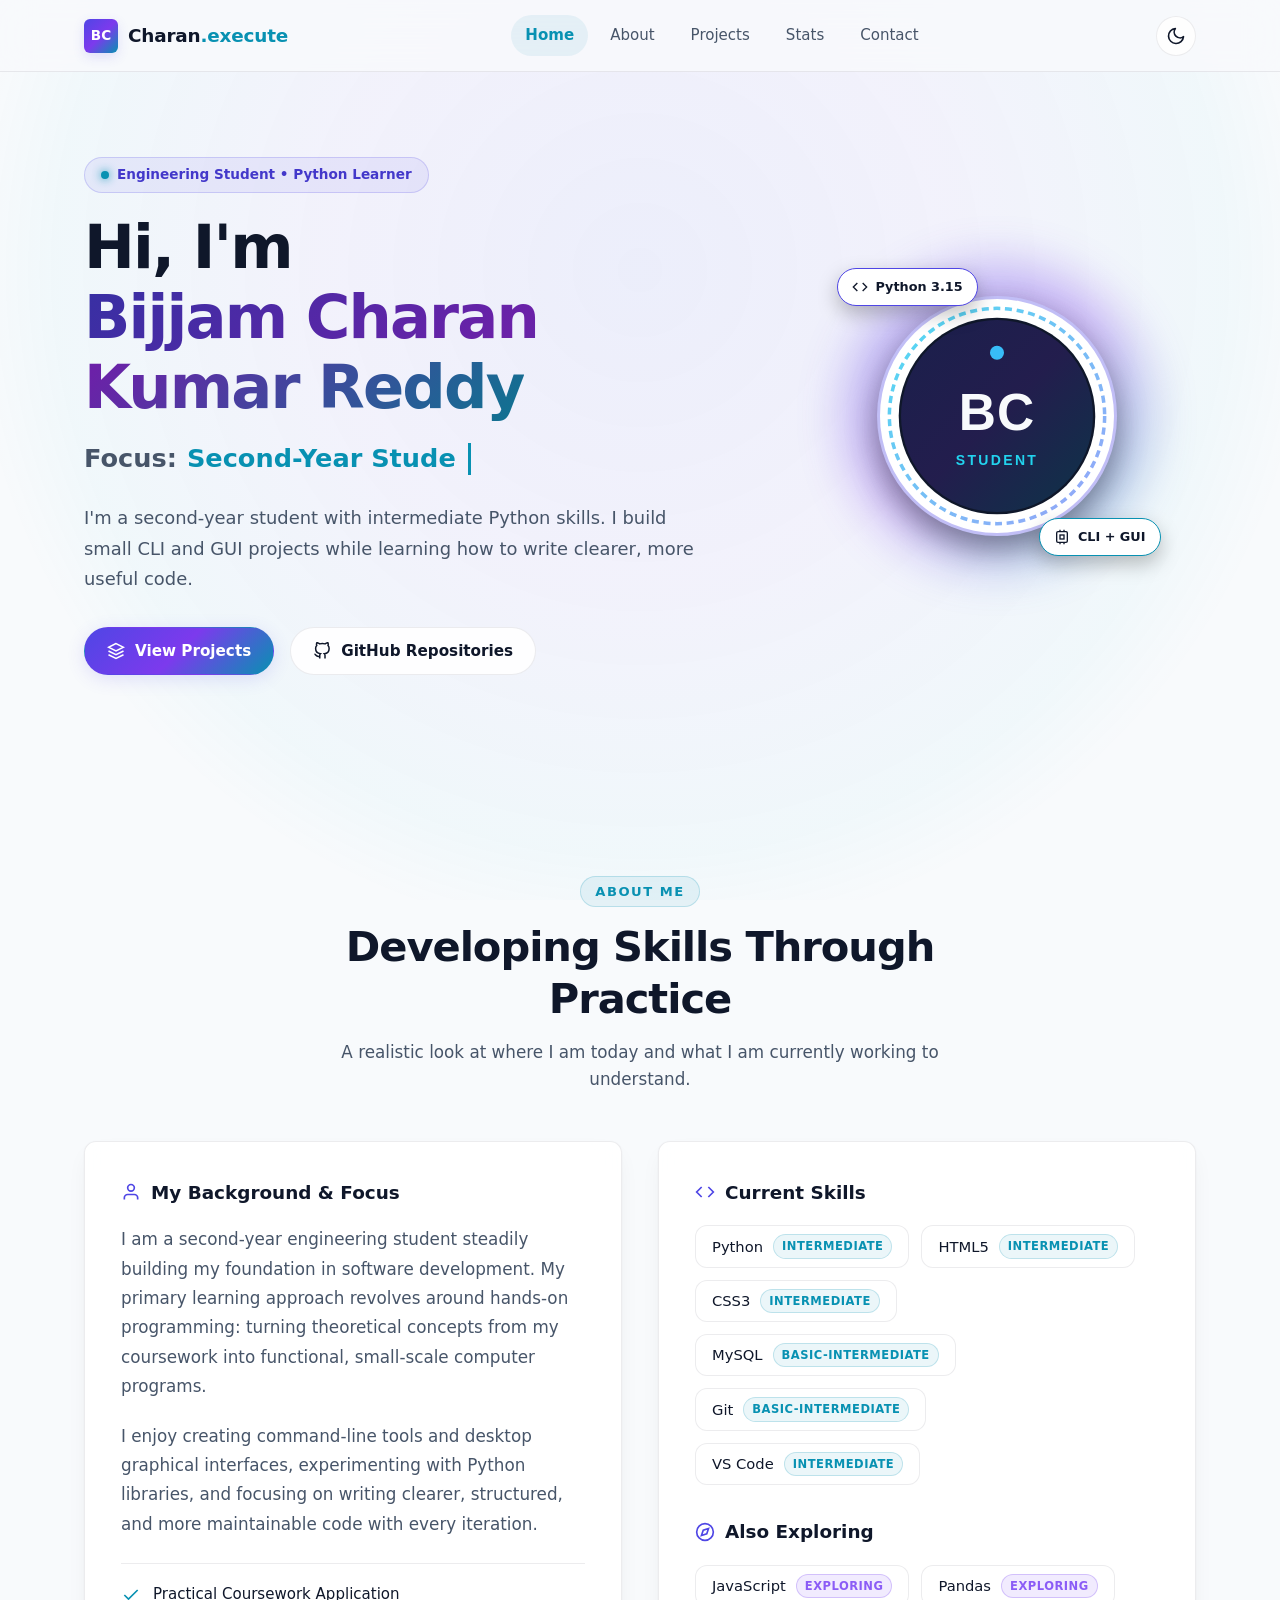
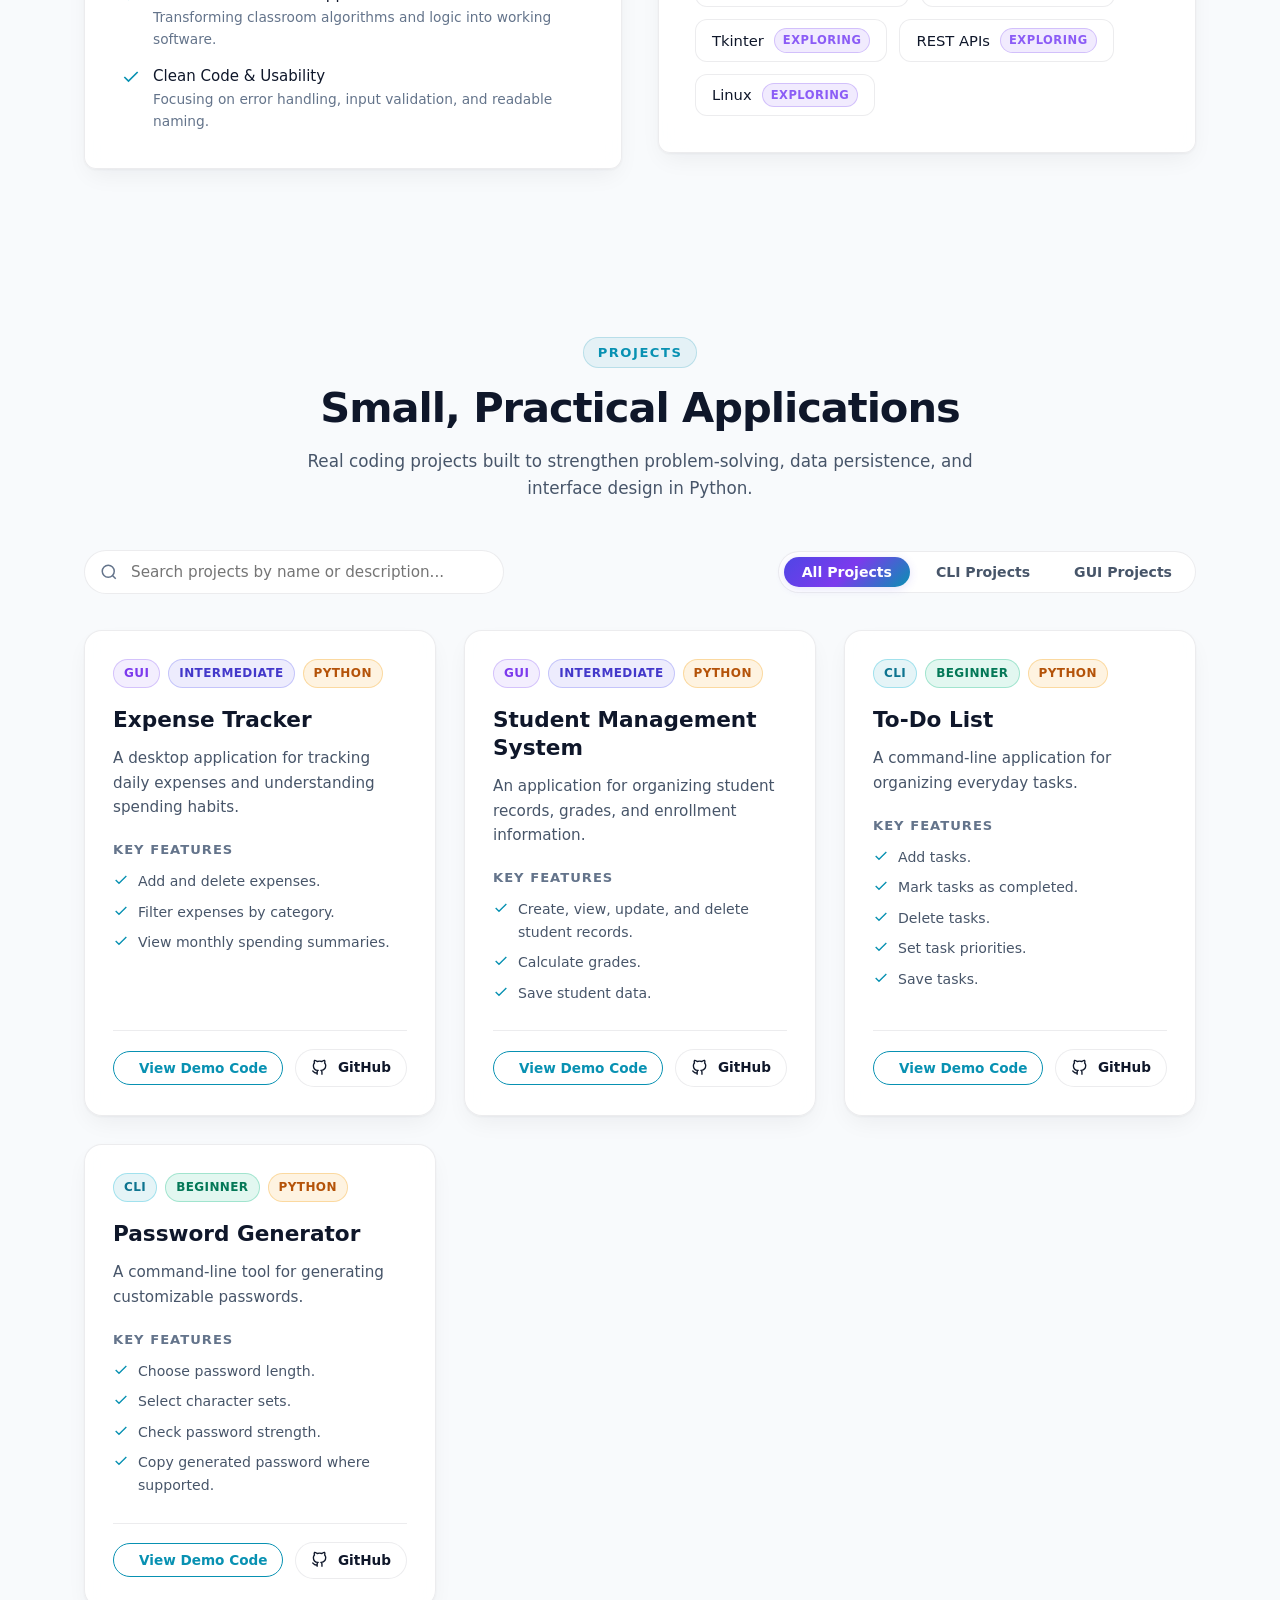
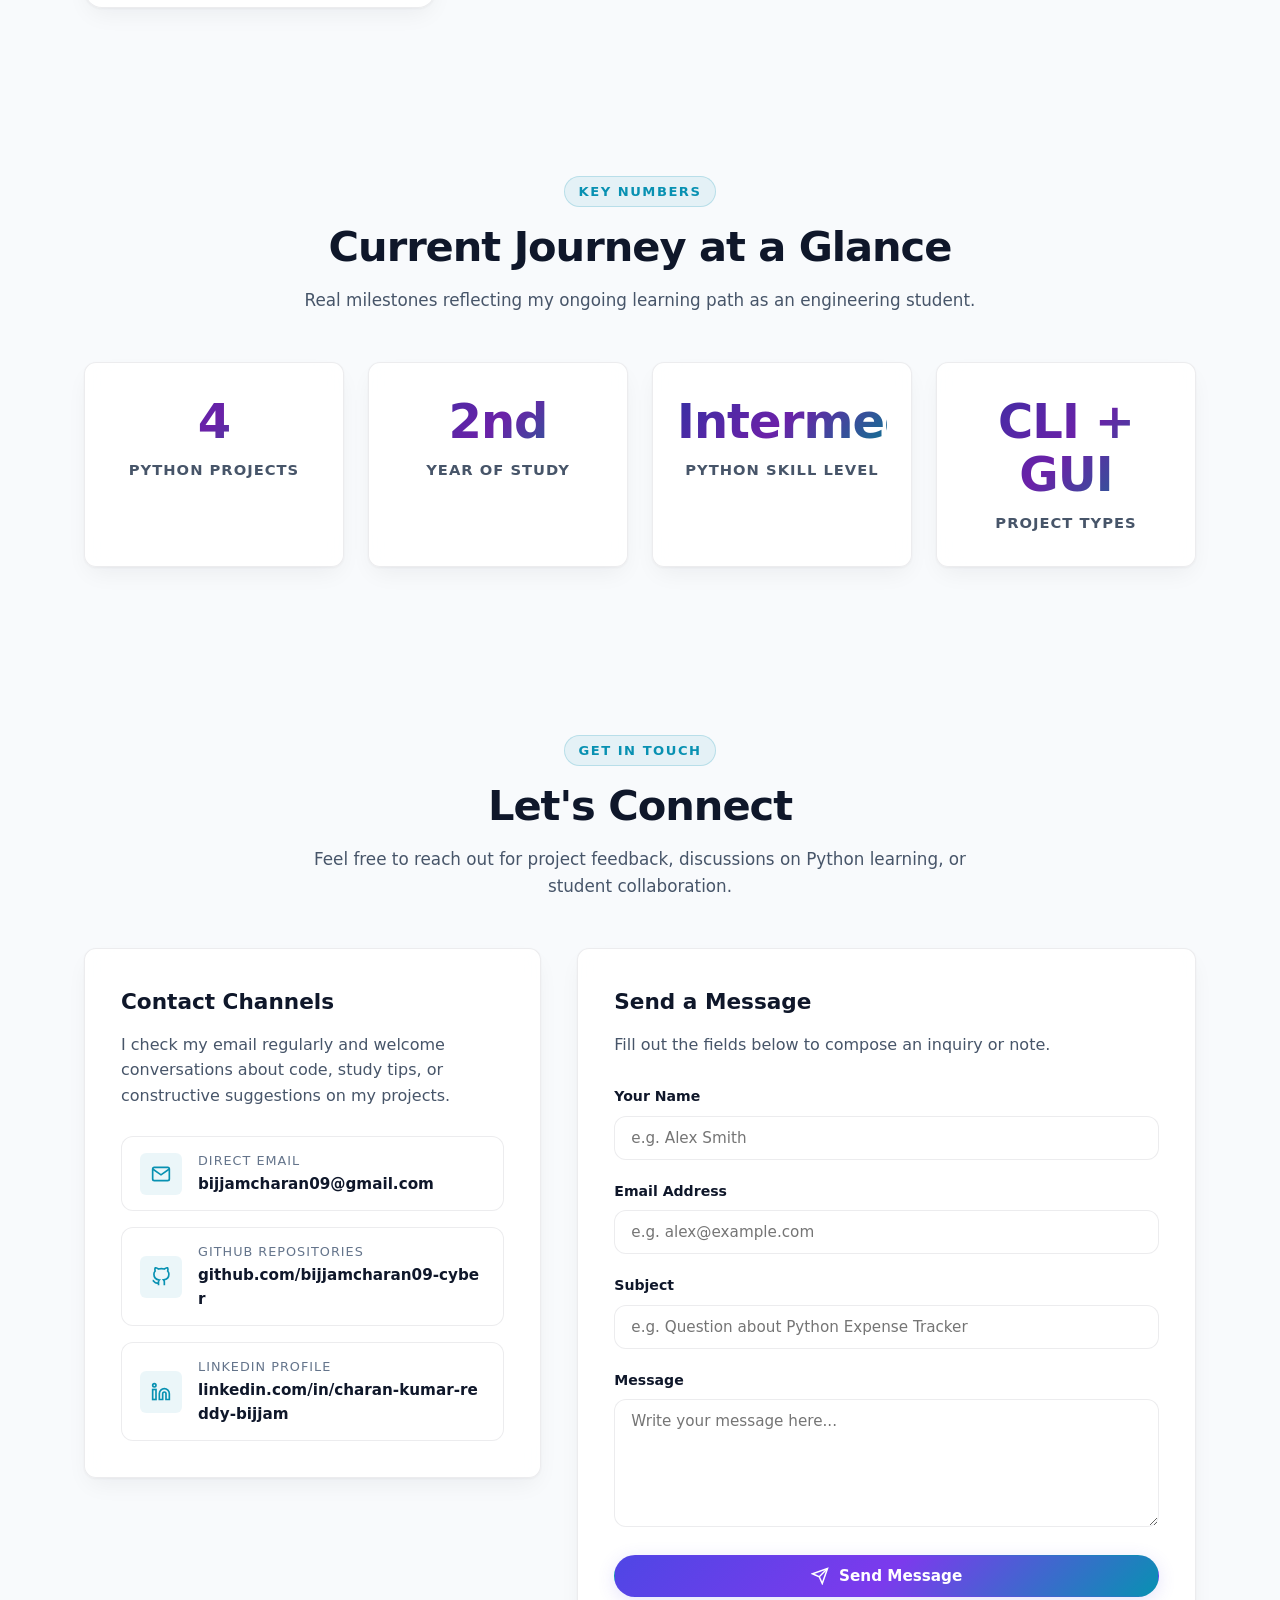
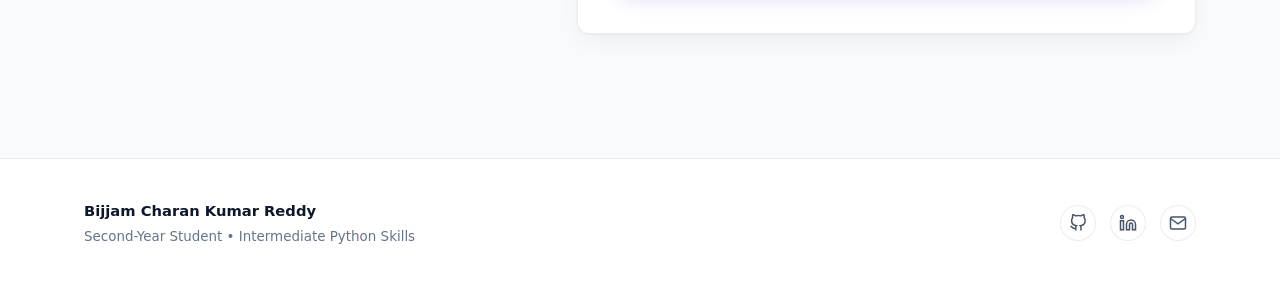
<file: index.html>
<!DOCTYPE html>
<html lang="en" data-theme="dark">
<head>
  <meta charset="UTF-8">
  <meta name="viewport" content="width=device-width, initial-scale=1.0">
  <meta http-equiv="X-UA-Compatible" content="ie=edge">
  <title>Bijjam Charan Kumar Reddy | Student &amp; Python Developer Portfolio</title>
  <meta name="description" content="Personal portfolio of Bijjam Charan Kumar Reddy, a second-year engineering student with intermediate Python skills developing practical CLI and GUI projects.">
  <meta name="author" content="Bijjam Charan Kumar Reddy">

  <!-- Favicon / SVG Icon -->
  <link rel="icon" type="image/svg+xml" href="assets/images/avatar.svg">

  <!-- Core Stylesheet -->
  <link rel="stylesheet" href="css/style.css">
</head>
<body>

  <!-- ========================================================================
       Navigation Bar
       ======================================================================== -->
  <header class="site-header" id="siteHeader">
    <div class="container nav-container">
      <!-- Brand Monogram -->
      <a href="#home" class="brand-link" aria-label="Bijjam Charan Kumar Reddy - Home">
        <span class="brand-badge">BC</span>
        <span class="brand-text">Charan<span class="brand-dot">.execute</span></span>
      </a>

      <!-- Desktop & Mobile Navigation Links -->
      <nav class="nav-menu" id="mainNavMenu" aria-label="Main Navigation">
        <a href="#home" class="nav-link active">Home</a>
        <a href="#about" class="nav-link">About</a>
        <a href="#projects" class="nav-link">Projects</a>
        <a href="#stats" class="nav-link">Stats</a>
        <a href="#contact" class="nav-link">Contact</a>
      </nav>

      <!-- Header Actions: Theme Toggle & Mobile Hamburger -->
      <div class="header-actions">
        <!-- Theme Toggle Button -->
        <button type="button" class="theme-toggle-btn" id="themeToggleBtn" aria-label="Toggle dark/light theme" title="Toggle theme">
          <!-- Sun Icon (shown in dark theme to switch to light) -->
          <svg class="theme-icon-sun" viewBox="0 0 24 24" fill="none" stroke-width="2" stroke-linecap="round" stroke-linejoin="round">
            <circle cx="12" cy="12" r="5"></circle>
            <line x1="12" y1="1" x2="12" y2="3"></line>
            <line x1="12" y1="21" x2="12" y2="23"></line>
            <line x1="4.22" y1="4.22" x2="5.64" y2="5.64"></line>
            <line x1="18.36" y1="18.36" x2="19.78" y2="19.78"></line>
            <line x1="1" y1="12" x2="3" y2="12"></line>
            <line x1="21" y1="12" x2="23" y2="12"></line>
            <line x1="4.22" y1="19.78" x2="5.64" y2="18.36"></line>
            <line x1="18.36" y1="5.64" x2="19.78" y2="4.22"></line>
          </svg>
          <!-- Moon Icon (shown in light theme to switch to dark) -->
          <svg class="theme-icon-moon" viewBox="0 0 24 24" fill="none" stroke-width="2" stroke-linecap="round" stroke-linejoin="round">
            <path d="M21 12.79A9 9 0 1 1 11.21 3 7 7 0 0 0 21 12.79z"></path>
          </svg>
        </button>

        <!-- Mobile Menu Toggle Button -->
        <button type="button" class="mobile-nav-toggle" id="mobileNavToggle" aria-label="Toggle navigation menu" aria-expanded="false" aria-controls="mainNavMenu">
          <span class="hamburger-icon">
            <span class="hamburger-line"></span>
            <span class="hamburger-line"></span>
            <span class="hamburger-line"></span>
          </span>
        </button>
      </div>
    </div>
  </header>

  <main>
    <!-- ======================================================================
         3. Hero Section
         ====================================================================== -->
    <section class="section hero-section" id="home">
      <div class="container hero-grid">
        <!-- Hero Introduction Content -->
        <div class="hero-content">
          <div class="hero-badge-wrap">
            <span class="hero-badge">
              <span class="hero-pulse-dot" aria-hidden="true"></span>
              Engineering Student &bull; Python Learner
            </span>
          </div>

          <h1 class="hero-title">
            Hi, I'm <br>
            <span class="gradient-text">Bijjam Charan Kumar Reddy</span>
          </h1>

          <div class="hero-role-wrapper" aria-label="Current focus">
            <span>Focus:</span>
            <span class="hero-role-text" id="heroRoleText">Second-Year Student</span>
            <span class="typing-cursor" aria-hidden="true"></span>
          </div>

          <p class="hero-description">
            I'm a second-year student with intermediate Python skills. I build small CLI and GUI projects while learning how to write clearer, more useful code.
          </p>

          <div class="hero-actions">
            <a href="#projects" class="btn btn-primary">
              <svg class="btn-icon" viewBox="0 0 24 24"><polygon points="12 2 2 7 12 12 22 7 12 2"></polygon><polyline points="2 17 12 22 22 17"></polyline><polyline points="2 12 12 17 22 12"></polyline></svg>
              <span>View Projects</span>
            </a>

            <!-- GitHub Repositories Link -->
            <a href="https://github.com/bijjamcharan09-cyber?tab=repositories" target="_blank" rel="noopener noreferrer" class="btn btn-secondary" title="Visit GitHub Repositories">
              <svg class="btn-icon" viewBox="0 0 24 24">
                <path d="M9 19c-5 1.5-5-2.5-7-3m14 6v-3.87a3.37 3.37 0 0 0-.94-2.61c3.14-.35 6.44-1.54 6.44-7A5.44 5.44 0 0 0 20 4.77 5.07 5.07 0 0 0 19.91 1S18.73.65 16 2.48a13.38 13.38 0 0 0-7 0C6.27.65 5.09 1 5.09 1A5.07 5.07 0 0 0 5 4.77a5.44 5.44 0 0 0-1.5 3.78c0 5.42 3.3 6.61 6.44 7A3.37 3.37 0 0 0 9 18.13V22"></path>
              </svg>
              <span>GitHub Repositories</span>
            </a>
          </div>
        </div>

        <!-- Hero Visual Avatar -->
        <div class="hero-visual">
          <div class="avatar-card">
            <div class="avatar-glow" aria-hidden="true"></div>

            <!-- Top floating chip -->
            <div class="floating-chip floating-chip-top">
              <svg width="16" height="16" viewBox="0 0 24 24" fill="none" stroke="currentColor" stroke-width="2"><polyline points="16 18 22 12 16 6"></polyline><polyline points="8 6 2 12 8 18"></polyline></svg>
              <span>Python 3.15</span>
            </div>

            <!-- Initials Monogram Avatar (User can replace src with a photo if desired) -->
            <div class="avatar-img-container">
              <img src="assets/images/avatar.svg" alt="Bijjam Charan Kumar Reddy avatar monogram" class="avatar-img" width="240" height="240">
            </div>

            <!-- Bottom floating chip -->
            <div class="floating-chip floating-chip-bottom">
              <svg width="16" height="16" viewBox="0 0 24 24" fill="none" stroke="currentColor" stroke-width="2"><rect x="4" y="4" width="16" height="16" rx="2" ry="2"></rect><rect x="9" y="9" width="6" height="6"></rect><line x1="9" y1="1" x2="9" y2="4"></line><line x1="15" y1="1" x2="15" y2="4"></line><line x1="9" y1="20" x2="9" y2="23"></line><line x1="15" y1="20" x2="15" y2="23"></line></svg>
              <span>CLI + GUI</span>
            </div>
          </div>
        </div>
      </div>
    </section>

    <!-- ======================================================================
         5. About Section & Skills
         ====================================================================== -->
    <section class="section" id="about">
      <div class="container">
        <div class="section-header">
          <span class="section-tag">About Me</span>
          <h2 class="section-title">Developing Skills Through Practice</h2>
          <p class="section-subtitle">A realistic look at where I am today and what I am currently working to understand.</p>
        </div>

        <div class="about-grid">
          <!-- Student Narrative Card -->
          <article class="glass-card about-card">
            <h3 class="skills-heading">
              <svg class="skills-icon" viewBox="0 0 24 24" fill="none" stroke="currentColor" stroke-width="2"><path d="M20 21v-2a4 4 0 0 0-4-4H8a4 4 0 0 0-4 4v2"></path><circle cx="12" cy="7" r="4"></circle></svg>
              <span>My Background &amp; Focus</span>
            </h3>

            <p class="about-p">
              I am a second-year engineering student steadily building my foundation in software development. My primary learning approach revolves around hands-on programming: turning theoretical concepts from my coursework into functional, small-scale computer programs.
            </p>

            <p class="about-p">
              I enjoy creating command-line tools and desktop graphical interfaces, experimenting with Python libraries, and focusing on writing clearer, structured, and more maintainable code with every iteration.
            </p>

            <div class="about-highlights">
              <div class="highlight-item">
                <svg class="highlight-icon" viewBox="0 0 24 24" fill="none" stroke="currentColor" stroke-width="2"><polyline points="20 6 9 17 4 12"></polyline></svg>
                <div>
                  <div class="highlight-text">Practical Coursework Application</div>
                  <div class="highlight-sub">Transforming classroom algorithms and logic into working software.</div>
                </div>
              </div>

              <div class="highlight-item">
                <svg class="highlight-icon" viewBox="0 0 24 24" fill="none" stroke="currentColor" stroke-width="2"><polyline points="20 6 9 17 4 12"></polyline></svg>
                <div>
                  <div class="highlight-text">Clean Code &amp; Usability</div>
                  <div class="highlight-sub">Focusing on error handling, input validation, and readable naming.</div>
                </div>
              </div>
            </div>
          </article>

          <!-- Skills Card -->
          <article class="glass-card skills-card">
            <!-- Current Skills -->
            <div class="skills-category">
              <h3 class="skills-heading">
                <svg class="skills-icon" viewBox="0 0 24 24" fill="none" stroke="currentColor" stroke-width="2"><polyline points="16 18 22 12 16 6"></polyline><polyline points="8 6 2 12 8 18"></polyline></svg>
                <span>Current Skills</span>
              </h3>
              <div class="skills-tags-wrap">
                <div class="skill-tag">
                  <span>Python</span>
                  <span class="skill-level-badge level-intermediate">Intermediate</span>
                </div>
                <div class="skill-tag">
                  <span>HTML5</span>
                  <span class="skill-level-badge level-intermediate">Intermediate</span>
                </div>
                <div class="skill-tag">
                  <span>CSS3</span>
                  <span class="skill-level-badge level-intermediate">Intermediate</span>
                </div>
                <div class="skill-tag">
                  <span>MySQL</span>
                  <span class="skill-level-badge level-intermediate">Basic-Intermediate</span>
                </div>
                <div class="skill-tag">
                  <span>Git</span>
                  <span class="skill-level-badge level-intermediate">Basic-Intermediate</span>
                </div>
                <div class="skill-tag">
                  <span>VS Code</span>
                  <span class="skill-level-badge level-intermediate">Intermediate</span>
                </div>
              </div>
            </div>

            <!-- Also Exploring -->
            <div class="skills-category">
              <h3 class="skills-heading">
                <svg class="skills-icon" viewBox="0 0 24 24" fill="none" stroke="currentColor" stroke-width="2"><circle cx="12" cy="12" r="10"></circle><polygon points="16.24 7.76 14.12 14.12 7.76 16.24 9.88 9.88 16.24 7.76"></polygon></svg>
                <span>Also Exploring</span>
              </h3>
              <div class="skills-tags-wrap">
                <div class="skill-tag">
                  <span>JavaScript</span>
                  <span class="skill-level-badge level-exploring">Exploring</span>
                </div>
                <div class="skill-tag">
                  <span>Pandas</span>
                  <span class="skill-level-badge level-exploring">Exploring</span>
                </div>
                <div class="skill-tag">
                  <span>Tkinter</span>
                  <span class="skill-level-badge level-exploring">Exploring</span>
                </div>
                <div class="skill-tag">
                  <span>REST APIs</span>
                  <span class="skill-level-badge level-exploring">Exploring</span>
                </div>
                <div class="skill-tag">
                  <span>Linux</span>
                  <span class="skill-level-badge level-exploring">Exploring</span>
                </div>
              </div>
            </div>
          </article>
        </div>
      </div>
    </section>

    <!-- ======================================================================
         6. Projects Section (with Search & Filtering)
         ====================================================================== -->
    <section class="section" id="projects">
      <div class="container">
        <div class="section-header">
          <span class="section-tag">Projects</span>
          <h2 class="section-title">Small, Practical Applications</h2>
          <p class="section-subtitle">Real coding projects built to strengthen problem-solving, data persistence, and interface design in Python.</p>
        </div>

        <!-- Filter & Search Controls -->
        <div class="projects-controls">
          <!-- Search Input Box -->
          <div class="search-wrapper">
            <svg class="search-icon" viewBox="0 0 24 24" fill="none" stroke="currentColor" stroke-width="2"><circle cx="11" cy="11" r="8"></circle><line x1="21" y1="21" x2="16.65" y2="16.65"></line></svg>
            <input type="text" id="projectSearchInput" class="search-input" placeholder="Search projects by name or description..." aria-label="Search projects">
            <button type="button" id="searchClearBtn" class="search-clear-btn" aria-label="Clear search input">&times;</button>
          </div>

          <!-- Category Filter Buttons -->
          <div class="filter-group" role="tablist" aria-label="Filter projects by interface type">
            <button type="button" class="filter-btn active" data-filter="all">All Projects</button>
            <button type="button" class="filter-btn" data-filter="cli">CLI Projects</button>
            <button type="button" class="filter-btn" data-filter="gui">GUI Projects</button>
          </div>
        </div>

        <!-- Projects Grid -->
        <div class="projects-grid" id="projectsGrid">
          <!-- Project 1: Expense Tracker -->
          <article class="glass-card project-card" data-type="gui" data-title="Expense Tracker" data-desc="A desktop application for tracking daily expenses and understanding spending habits.">
            <div class="project-badges">
              <span class="p-badge badge-gui">GUI</span>
              <span class="p-badge badge-intermediate">Intermediate</span>
              <span class="p-badge badge-python">Python</span>
            </div>

            <h3 class="project-title">Expense Tracker</h3>
            <p class="project-desc">A desktop application for tracking daily expenses and understanding spending habits.</p>

            <h4 class="project-features-title">Key Features</h4>
            <ul class="project-features">
              <li class="feature-bullet">
                <svg class="feature-icon" viewBox="0 0 24 24" fill="none" stroke="currentColor" stroke-width="2"><polyline points="20 6 9 17 4 12"></polyline></svg>
                <span>Add and delete expenses.</span>
              </li>
              <li class="feature-bullet">
                <svg class="feature-icon" viewBox="0 0 24 24" fill="none" stroke="currentColor" stroke-width="2"><polyline points="20 6 9 17 4 12"></polyline></svg>
                <span>Filter expenses by category.</span>
              </li>
              <li class="feature-bullet">
                <svg class="feature-icon" viewBox="0 0 24 24" fill="none" stroke="currentColor" stroke-width="2"><polyline points="20 6 9 17 4 12"></polyline></svg>
                <span>View monthly spending summaries.</span>
              </li>
            </ul>

            <div class="project-actions">
              <button type="button" class="btn btn-outline btn-sm btn-view-code" data-project="expense-tracker">
                <svg class="btn-icon" viewBox="0 0 24 24"><polyline points="16 18 22 12 16 6"></polyline><polyline points="8 6 2 12 8 18"></polyline></svg>
                <span>View Demo Code</span>
              </button>
              <a href="https://github.com/bijjamcharan09-cyber/python_lab/tree/master/expense_tracker" target="_blank" rel="noopener noreferrer" class="btn btn-secondary btn-sm" title="View repository on GitHub">
                <svg class="btn-icon" viewBox="0 0 24 24"><path d="M9 19c-5 1.5-5-2.5-7-3m14 6v-3.87a3.37 3.37 0 0 0-.94-2.61c3.14-.35 6.44-1.54 6.44-7A5.44 5.44 0 0 0 20 4.77 5.07 5.07 0 0 0 19.91 1S18.73.65 16 2.48a13.38 13.38 0 0 0-7 0C6.27.65 5.09 1 5.09 1A5.07 5.07 0 0 0 5 4.77a5.44 5.44 0 0 0-1.5 3.78c0 5.42 3.3 6.61 6.44 7A3.37 3.37 0 0 0 9 18.13V22"></path></svg>
                <span>GitHub</span>
              </a>
            </div>
          </article>

          <!-- Project 2: Student Management System -->
          <article class="glass-card project-card" data-type="gui" data-title="Student Management System" data-desc="An application for organizing student records, grades, and enrollment information.">
            <div class="project-badges">
              <span class="p-badge badge-gui">GUI</span>
              <span class="p-badge badge-intermediate">Intermediate</span>
              <span class="p-badge badge-python">Python</span>
            </div>

            <h3 class="project-title">Student Management System</h3>
            <p class="project-desc">An application for organizing student records, grades, and enrollment information.</p>

            <h4 class="project-features-title">Key Features</h4>
            <ul class="project-features">
              <li class="feature-bullet">
                <svg class="feature-icon" viewBox="0 0 24 24" fill="none" stroke="currentColor" stroke-width="2"><polyline points="20 6 9 17 4 12"></polyline></svg>
                <span>Create, view, update, and delete student records.</span>
              </li>
              <li class="feature-bullet">
                <svg class="feature-icon" viewBox="0 0 24 24" fill="none" stroke="currentColor" stroke-width="2"><polyline points="20 6 9 17 4 12"></polyline></svg>
                <span>Calculate grades.</span>
              </li>
              <li class="feature-bullet">
                <svg class="feature-icon" viewBox="0 0 24 24" fill="none" stroke="currentColor" stroke-width="2"><polyline points="20 6 9 17 4 12"></polyline></svg>
                <span>Save student data.</span>
              </li>
            </ul>

            <div class="project-actions">
              <button type="button" class="btn btn-outline btn-sm btn-view-code" data-project="student-management">
                <svg class="btn-icon" viewBox="0 0 24 24"><polyline points="16 18 22 12 16 6"></polyline><polyline points="8 6 2 12 8 18"></polyline></svg>
                <span>View Demo Code</span>
              </button>
              <a href="https://github.com/bijjamcharan09-cyber/student_web/tree/master/student_system" target="_blank" rel="noopener noreferrer" class="btn btn-secondary btn-sm" title="View repository on GitHub">
                <svg class="btn-icon" viewBox="0 0 24 24"><path d="M9 19c-5 1.5-5-2.5-7-3m14 6v-3.87a3.37 3.37 0 0 0-.94-2.61c3.14-.35 6.44-1.54 6.44-7A5.44 5.44 0 0 0 20 4.77 5.07 5.07 0 0 0 19.91 1S18.73.65 16 2.48a13.38 13.38 0 0 0-7 0C6.27.65 5.09 1 5.09 1A5.07 5.07 0 0 0 5 4.77a5.44 5.44 0 0 0-1.5 3.78c0 5.42 3.3 6.61 6.44 7A3.37 3.37 0 0 0 9 18.13V22"></path></svg>
                <span>GitHub</span>
              </a>
            </div>
          </article>

          <!-- Project 3: To-Do List -->
          <article class="glass-card project-card" data-type="cli" data-title="To-Do List" data-desc="A command-line application for organizing everyday tasks.">
            <div class="project-badges">
              <span class="p-badge badge-cli">CLI</span>
              <span class="p-badge badge-beginner">Beginner</span>
              <span class="p-badge badge-python">Python</span>
            </div>

            <h3 class="project-title">To-Do List</h3>
            <p class="project-desc">A command-line application for organizing everyday tasks.</p>

            <h4 class="project-features-title">Key Features</h4>
            <ul class="project-features">
              <li class="feature-bullet">
                <svg class="feature-icon" viewBox="0 0 24 24" fill="none" stroke="currentColor" stroke-width="2"><polyline points="20 6 9 17 4 12"></polyline></svg>
                <span>Add tasks.</span>
              </li>
              <li class="feature-bullet">
                <svg class="feature-icon" viewBox="0 0 24 24" fill="none" stroke="currentColor" stroke-width="2"><polyline points="20 6 9 17 4 12"></polyline></svg>
                <span>Mark tasks as completed.</span>
              </li>
              <li class="feature-bullet">
                <svg class="feature-icon" viewBox="0 0 24 24" fill="none" stroke="currentColor" stroke-width="2"><polyline points="20 6 9 17 4 12"></polyline></svg>
                <span>Delete tasks.</span>
              </li>
              <li class="feature-bullet">
                <svg class="feature-icon" viewBox="0 0 24 24" fill="none" stroke="currentColor" stroke-width="2"><polyline points="20 6 9 17 4 12"></polyline></svg>
                <span>Set task priorities.</span>
              </li>
              <li class="feature-bullet">
                <svg class="feature-icon" viewBox="0 0 24 24" fill="none" stroke="currentColor" stroke-width="2"><polyline points="20 6 9 17 4 12"></polyline></svg>
                <span>Save tasks.</span>
              </li>
            </ul>

            <div class="project-actions">
              <button type="button" class="btn btn-outline btn-sm btn-view-code" data-project="todo-list">
                <svg class="btn-icon" viewBox="0 0 24 24"><polyline points="16 18 22 12 16 6"></polyline><polyline points="8 6 2 12 8 18"></polyline></svg>
                <span>View Demo Code</span>
              </button>
              <a href="https://github.com/bijjamcharan09-cyber/python_project/blob/main/to_do_list.py" target="_blank" rel="noopener noreferrer" class="btn btn-secondary btn-sm" title="View repository on GitHub">
                <svg class="btn-icon" viewBox="0 0 24 24"><path d="M9 19c-5 1.5-5-2.5-7-3m14 6v-3.87a3.37 3.37 0 0 0-.94-2.61c3.14-.35 6.44-1.54 6.44-7A5.44 5.44 0 0 0 20 4.77 5.07 5.07 0 0 0 19.91 1S18.73.65 16 2.48a13.38 13.38 0 0 0-7 0C6.27.65 5.09 1 5.09 1A5.07 5.07 0 0 0 5 4.77a5.44 5.44 0 0 0-1.5 3.78c0 5.42 3.3 6.61 6.44 7A3.37 3.37 0 0 0 9 18.13V22"></path></svg>
                <span>GitHub</span>
              </a>
            </div>
          </article>

          <!-- Project 4: Password Generator -->
          <article class="glass-card project-card" data-type="cli" data-title="Password Generator" data-desc="A command-line tool for generating customizable passwords.">
            <div class="project-badges">
              <span class="p-badge badge-cli">CLI</span>
              <span class="p-badge badge-beginner">Beginner</span>
              <span class="p-badge badge-python">Python</span>
            </div>

            <h3 class="project-title">Password Generator</h3>
            <p class="project-desc">A command-line tool for generating customizable passwords.</p>

            <h4 class="project-features-title">Key Features</h4>
            <ul class="project-features">
              <li class="feature-bullet">
                <svg class="feature-icon" viewBox="0 0 24 24" fill="none" stroke="currentColor" stroke-width="2"><polyline points="20 6 9 17 4 12"></polyline></svg>
                <span>Choose password length.</span>
              </li>
              <li class="feature-bullet">
                <svg class="feature-icon" viewBox="0 0 24 24" fill="none" stroke="currentColor" stroke-width="2"><polyline points="20 6 9 17 4 12"></polyline></svg>
                <span>Select character sets.</span>
              </li>
              <li class="feature-bullet">
                <svg class="feature-icon" viewBox="0 0 24 24" fill="none" stroke="currentColor" stroke-width="2"><polyline points="20 6 9 17 4 12"></polyline></svg>
                <span>Check password strength.</span>
              </li>
              <li class="feature-bullet">
                <svg class="feature-icon" viewBox="0 0 24 24" fill="none" stroke="currentColor" stroke-width="2"><polyline points="20 6 9 17 4 12"></polyline></svg>
                <span>Copy generated password where supported.</span>
              </li>
            </ul>

            <div class="project-actions">
              <button type="button" class="btn btn-outline btn-sm btn-view-code" data-project="password-generator">
                <svg class="btn-icon" viewBox="0 0 24 24"><polyline points="16 18 22 12 16 6"></polyline><polyline points="8 6 2 12 8 18"></polyline></svg>
                <span>View Demo Code</span>
              </button>
              <a href="https://github.com/bijjamcharan09-cyber/python_lab/tree/master/password_manager" target="_blank" rel="noopener noreferrer" class="btn btn-secondary btn-sm" title="View repository on GitHub">
                <svg class="btn-icon" viewBox="0 0 24 24"><path d="M9 19c-5 1.5-5-2.5-7-3m14 6v-3.87a3.37 3.37 0 0 0-.94-2.61c3.14-.35 6.44-1.54 6.44-7A5.44 5.44 0 0 0 20 4.77 5.07 5.07 0 0 0 19.91 1S18.73.65 16 2.48a13.38 13.38 0 0 0-7 0C6.27.65 5.09 1 5.09 1A5.07 5.07 0 0 0 5 4.77a5.44 5.44 0 0 0-1.5 3.78c0 5.42 3.3 6.61 6.44 7A3.37 3.37 0 0 0 9 18.13V22"></path></svg>
                <span>GitHub</span>
              </a>
            </div>
          </article>

          <!-- Empty State (No matches found) -->
          <div class="glass-card no-results-state" id="noResultsState">
            <svg class="no-results-icon" viewBox="0 0 24 24" fill="none" stroke="currentColor" stroke-width="2"><circle cx="11" cy="11" r="8"></circle><line x1="21" y1="21" x2="16.65" y2="16.65"></line><line x1="8" y1="11" x2="14" y2="11"></line></svg>
            <h3 class="no-results-title">No Projects Found</h3>
            <p class="no-results-desc">No projects match your current search query or filter selection. Try adjusting your search keywords.</p>
            <button type="button" class="btn btn-primary btn-sm" id="resetFiltersBtn">Reset All Filters</button>
          </div>
        </div>
      </div>
    </section>

    <!-- ======================================================================
         10. Stats Section
         ====================================================================== -->
    <section class="section" id="stats">
      <div class="container">
        <div class="section-header">
          <span class="section-tag">Key Numbers</span>
          <h2 class="section-title">Current Journey at a Glance</h2>
          <p class="section-subtitle">Real milestones reflecting my ongoing learning path as an engineering student.</p>
        </div>

        <div class="stats-grid">
          <!-- Card 1 -->
          <article class="glass-card stat-card">
            <div class="stat-number gradient-text">4</div>
            <div class="stat-label">Python Projects</div>
          </article>

          <!-- Card 2 -->
          <article class="glass-card stat-card">
            <div class="stat-number gradient-text">2nd</div>
            <div class="stat-label">Year of Study</div>
          </article>

          <!-- Card 3 -->
          <article class="glass-card stat-card">
            <div class="stat-number gradient-text">Intermediate</div>
            <div class="stat-label">Python Skill Level</div>
          </article>

          <!-- Card 4 -->
          <article class="glass-card stat-card">
            <div class="stat-number gradient-text">CLI + GUI</div>
            <div class="stat-label">Project Types</div>
          </article>
        </div>
      </div>
    </section>

    <!-- ======================================================================
         11. Contact Section
         ====================================================================== -->
    <section class="section" id="contact">
      <div class="container">
        <div class="section-header">
          <span class="section-tag">Get In Touch</span>
          <h2 class="section-title">Let's Connect</h2>
          <p class="section-subtitle">Feel free to reach out for project feedback, discussions on Python learning, or student collaboration.</p>
        </div>

        <div class="contact-grid">
          <!-- Contact Channels Info -->
          <div class="glass-card contact-info-card">
            <h3 class="contact-info-title">Contact Channels</h3>
            <p class="contact-info-desc">
              I check my email regularly and welcome conversations about code, study tips, or constructive suggestions on my projects.
            </p>

            <div class="contact-methods">
              <!-- Email (mailto link) -->
              <a href="mailto:bijjamcharan09@gmail.com" class="contact-method-item" title="Send email to Bijjam Charan Kumar Reddy">
                <div class="contact-icon-box">
                  <svg width="20" height="20" viewBox="0 0 24 24" fill="none" stroke="currentColor" stroke-width="2"><path d="M4 4h16c1.1 0 2 .9 2 2v12c0 1.1-.9 2-2 2H4c-1.1 0-2-.9-2-2V6c0-1.1.9-2 2-2z"></path><polyline points="22,6 12,13 2,6"></polyline></svg>
                </div>
                <div>
                  <div class="contact-method-label">Direct Email</div>
                  <div class="contact-method-val">bijjamcharan09@gmail.com</div>
                </div>
              </a>

              <!-- GitHub Repositories -->
              <a href="https://github.com/bijjamcharan09-cyber?tab=repositories" target="_blank" rel="noopener noreferrer" class="contact-method-item" title="GitHub Repositories">
                <div class="contact-icon-box">
                  <svg width="20" height="20" viewBox="0 0 24 24" fill="none" stroke="currentColor" stroke-width="2"><path d="M9 19c-5 1.5-5-2.5-7-3m14 6v-3.87a3.37 3.37 0 0 0-.94-2.61c3.14-.35 6.44-1.54 6.44-7A5.44 5.44 0 0 0 20 4.77 5.07 5.07 0 0 0 19.91 1S18.73.65 16 2.48a13.38 13.38 0 0 0-7 0C6.27.65 5.09 1 5.09 1A5.07 5.07 0 0 0 5 4.77a5.44 5.44 0 0 0-1.5 3.78c0 5.42 3.3 6.61 6.44 7A3.37 3.37 0 0 0 9 18.13V22"></path></svg>
                </div>
                <div>
                  <div class="contact-method-label">GitHub Repositories</div>
                  <div class="contact-method-val">github.com/bijjamcharan09-cyber</div>
                </div>
              </a>

              <!-- LinkedIn Profile -->
              <a href="https://www.linkedin.com/in/charan-kumar-reddy-bijjam-999b5a394/" target="_blank" rel="noopener noreferrer" class="contact-method-item" title="LinkedIn Profile">
                <div class="contact-icon-box">
                  <svg width="20" height="20" viewBox="0 0 24 24" fill="none" stroke="currentColor" stroke-width="2"><path d="M16 8a6 6 0 0 1 6 6v7h-4v-7a2 2 0 0 0-2-2 2 2 0 0 0-2 2v7h-4v-7a6 6 0 0 1 6-6z"></path><rect x="2" y="9" width="4" height="12"></rect><circle cx="4" cy="4" r="2"></circle></svg>
                </div>
                <div>
                  <div class="contact-method-label">LinkedIn Profile</div>
                  <div class="contact-method-val">linkedin.com/in/charan-kumar-reddy-bijjam</div>
                </div>
              </a>
            </div>
          </div>

          <!-- Contact Form with Validation & Honest Backend Notice -->
          <div class="glass-card contact-form-card">
            <h3 class="contact-info-title">Send a Message</h3>
            <p class="contact-info-desc">Fill out the fields below to compose an inquiry or note.</p>

            <form id="portfolioContactForm" novalidate>
              <!-- Name Input -->
              <div class="form-group">
                <label for="formName" class="form-label">Your Name</label>
                <input type="text" id="formName" class="form-input" placeholder="e.g. Alex Smith" required>
                <div class="field-error-msg" id="nameError"></div>
              </div>

              <!-- Email Input -->
              <div class="form-group">
                <label for="formEmail" class="form-label">Email Address</label>
                <input type="email" id="formEmail" class="form-input" placeholder="e.g. alex@example.com" required>
                <div class="field-error-msg" id="emailError"></div>
              </div>

              <!-- Subject Input -->
              <div class="form-group">
                <label for="formSubject" class="form-label">Subject</label>
                <input type="text" id="formSubject" class="form-input" placeholder="e.g. Question about Python Expense Tracker" required>
                <div class="field-error-msg" id="subjectError"></div>
              </div>

              <!-- Message Textarea -->
              <div class="form-group">
                <label for="formMessage" class="form-label">Message</label>
                <textarea id="formMessage" class="form-textarea" placeholder="Write your message here..." required></textarea>
                <div class="field-error-msg" id="messageError"></div>
              </div>

              <button type="submit" class="btn btn-primary" style="width: 100%;">
                <svg class="btn-icon" viewBox="0 0 24 24"><line x1="22" y1="2" x2="11" y2="13"></line><polygon points="22 2 15 22 11 13 2 9 22 2"></polygon></svg>
                <span>Send Message</span>
              </button>

              <!-- Honest Static Notice & Direct Mail Client Action -->
              <div class="form-feedback-notice" id="formFeedbackNotice" role="alert">
                <strong>Static Portfolio Notice:</strong>
                This website is a client-side static portfolio without a server backend; messages are not automatically dispatched to a server.
                To deliver your message immediately, click below to open your preferred email client pre-filled with your message:
                <div style="margin-top: 12px;">
                  <a href="#" id="emailClientBtn" class="btn btn-primary btn-sm">
                    <svg class="btn-icon" viewBox="0 0 24 24"><path d="M4 4h16c1.1 0 2 .9 2 2v12c0 1.1-.9 2-2 2H4c-1.1 0-2-.9-2-2V6c0-1.1.9-2 2-2z"></path><polyline points="22,6 12,13 2,6"></polyline></svg>
                    <span>Open in Email App</span>
                  </a>
                </div>
              </div>
            </form>
          </div>
        </div>
      </div>
    </section>
  </main>

  <!-- ========================================================================
       8. Demo Code Preview Modal Dialog
       ======================================================================== -->
  <div class="code-modal-backdrop" id="codeModalBackdrop" role="dialog" aria-modal="true" aria-labelledby="modalProjectTitle" aria-hidden="true">
    <div class="code-modal">
      <div class="code-modal-header">
        <div class="modal-title-area">
          <h3 class="modal-project-title" id="modalProjectTitle">Project Code</h3>
          <span class="sample-notice-badge">Sample Demonstration</span>
        </div>
        <div class="modal-header-actions">
          <button type="button" class="copy-btn" id="modalCopyBtn" title="Copy code snippet to clipboard">
            <svg class="btn-icon" viewBox="0 0 24 24"><rect x="9" y="9" width="13" height="13" rx="2" ry="2"></rect><path d="M5 15H4a2 2 0 0 1-2-2V4a2 2 0 0 1 2-2h9a2 2 0 0 1 2 2v1"></path></svg>
            <span>Copy Code</span>
          </button>
          <button type="button" class="modal-close-btn" id="modalCloseBtn" aria-label="Close code preview modal">&times;</button>
        </div>
      </div>

      <div class="code-modal-notice">
        <svg width="16" height="16" viewBox="0 0 24 24" fill="none" stroke="currentColor" stroke-width="2"><circle cx="12" cy="12" r="10"></circle><line x1="12" y1="16" x2="12" y2="12"></line><line x1="12" y1="8" x2="12.01" y2="8"></line></svg>
        <span><strong>Notice:</strong> This code is a sample demonstration illustrating project structure and logic, not the full proprietary repository.</span>
      </div>

      <div class="code-modal-body">
        <pre class="code-pre"><code id="modalCodeContent"># Loading code...</code></pre>
      </div>
    </div>
  </div>

  <!-- ========================================================================
       Back to Top Button
       ======================================================================== -->
  <button type="button" class="back-to-top" id="backToTopBtn" aria-label="Scroll back to top of page" title="Back to top">
    <svg width="20" height="20" viewBox="0 0 24 24" fill="none" stroke="currentColor" stroke-width="2.5"><polyline points="18 15 12 9 6 15"></polyline></svg>
  </button>

  <!-- ========================================================================
       Footer
       ======================================================================== -->
  <footer class="site-footer">
    <div class="container footer-container">
      <div class="footer-brand-wrap">
        <div class="footer-name">Bijjam Charan Kumar Reddy</div>
        <div class="footer-note">Second-Year Student &bull; Intermediate Python Skills</div>
      </div>

      <div class="footer-socials">
        <!-- GitHub Link -->
        <a href="https://github.com/bijjamcharan09-cyber?tab=repositories" target="_blank" rel="noopener noreferrer" class="footer-icon-link" aria-label="GitHub Repositories" title="GitHub">
          <svg width="18" height="18" viewBox="0 0 24 24" fill="none" stroke="currentColor" stroke-width="2"><path d="M9 19c-5 1.5-5-2.5-7-3m14 6v-3.87a3.37 3.37 0 0 0-.94-2.61c3.14-.35 6.44-1.54 6.44-7A5.44 5.44 0 0 0 20 4.77 5.07 5.07 0 0 0 19.91 1S18.73.65 16 2.48a13.38 13.38 0 0 0-7 0C6.27.65 5.09 1 5.09 1A5.07 5.07 0 0 0 5 4.77a5.44 5.44 0 0 0-1.5 3.78c0 5.42 3.3 6.61 6.44 7A3.37 3.37 0 0 0 9 18.13V22"></path></svg>
        </a>
        <!-- LinkedIn Link -->
        <a href="https://www.linkedin.com/in/charan-kumar-reddy-bijjam-999b5a394/" target="_blank" rel="noopener noreferrer" class="footer-icon-link" aria-label="LinkedIn Profile" title="LinkedIn">
          <svg width="18" height="18" viewBox="0 0 24 24" fill="none" stroke="currentColor" stroke-width="2"><path d="M16 8a6 6 0 0 1 6 6v7h-4v-7a2 2 0 0 0-2-2 2 2 0 0 0-2 2v7h-4v-7a6 6 0 0 1 6-6z"></path><rect x="2" y="9" width="4" height="12"></rect><circle cx="4" cy="4" r="2"></circle></svg>
        </a>
        <!-- Direct Email -->
        <a href="mailto:bijjamcharan09@gmail.com" class="footer-icon-link" aria-label="Direct Email" title="Email">
          <svg width="18" height="18" viewBox="0 0 24 24" fill="none" stroke="currentColor" stroke-width="2"><path d="M4 4h16c1.1 0 2 .9 2 2v12c0 1.1-.9 2-2 2H4c-1.1 0-2-.9-2-2V6c0-1.1.9-2 2-2z"></path><polyline points="22,6 12,13 2,6"></polyline></svg>
        </a>
      </div>
    </div>
  </footer>

  <!-- Vanilla JavaScript -->
  <script src="js/script.js" defer></script>
</body>
</html>
</file>
<file: css/style.css>
/* ==========================================================================
   Bijjam Charan Kumar Reddy - Portfolio Stylesheet
   Modern, Responsive, Dark/Light Themes, Glassmorphism
   ========================================================================== */

/* --------------------------------------------------------------------------
   1. CSS Custom Properties / Design Tokens
   -------------------------------------------------------------------------- */
:root {
  /* Color Palette - Dark Theme (Default) */
  --bg-primary: #0a0d14;
  --bg-secondary: #0f1523;
  --bg-surface: rgba(18, 25, 41, 0.72);
  --bg-surface-solid: #121929;
  --bg-surface-hover: rgba(28, 38, 62, 0.85);
  --bg-elevated: rgba(24, 33, 54, 0.9);
  --bg-modal-backdrop: rgba(4, 7, 13, 0.75);

  --text-primary: #f8fafc;
  --text-secondary: #94a3b8;
  --text-muted: #64748b;
  --text-inverse: #0a0d14;

  --accent-cyan: #06b6d4;
  --accent-cyan-light: #22d3ee;
  --accent-cyan-glow: rgba(6, 182, 212, 0.25);

  --accent-indigo: #6366f1;
  --accent-indigo-light: #818cf8;
  --accent-indigo-glow: rgba(99, 102, 241, 0.25);

  --accent-purple: #8b5cf6;
  --accent-purple-light: #a78bfa;

  --accent-gradient: linear-gradient(135deg, #6366f1 0%, #8b5cf6 50%, #06b6d4 100%);
  --accent-gradient-text: linear-gradient(135deg, #a5b4fc 0%, #c084fc 50%, #22d3ee 100%);
  --hero-glow: radial-gradient(circle at 50% 30%, rgba(99, 102, 241, 0.15) 0%, rgba(139, 92, 246, 0.08) 35%, rgba(6, 182, 212, 0.04) 65%, transparent 75%);

  --border-subtle: rgba(255, 255, 255, 0.08);
  --border-strong: rgba(255, 255, 255, 0.16);
  --border-highlight: rgba(99, 102, 241, 0.45);
  --border-cyan-glow: rgba(6, 182, 212, 0.45);

  --badge-bg: rgba(99, 102, 241, 0.15);
  --badge-text: #c7d2fe;
  --badge-border: rgba(99, 102, 241, 0.3);

  --badge-cyan-bg: rgba(6, 182, 212, 0.15);
  --badge-cyan-text: #67e8f9;
  --badge-cyan-border: rgba(6, 182, 212, 0.3);

  --card-shadow: 0 10px 30px -10px rgba(0, 0, 0, 0.5), 0 0 0 1px rgba(255, 255, 255, 0.06);
  --card-shadow-hover: 0 20px 40px -15px rgba(0, 0, 0, 0.6), 0 0 24px rgba(99, 102, 241, 0.2);

  --code-bg: #0b0f19;
  --code-header-bg: #111827;

  /* Typography */
  --font-sans: system-ui, -apple-system, BlinkMacSystemFont, "Segoe UI", Roboto, "Helvetica Neue", Arial, sans-serif;
  --font-mono: "Cascadia Code", "Fira Code", Consolas, "SF Mono", Monaco, "Courier New", monospace;

  /* Sizing & Spacing */
  --header-height: 72px;
  --container-max: 1160px;
  --radius-sm: 6px;
  --radius-md: 12px;
  --radius-lg: 18px;
  --radius-full: 9999px;

  /* Transitions */
  --transition-fast: 0.18s ease;
  --transition-normal: 0.28s ease;
  --transition-slow: 0.45s cubic-bezier(0.16, 1, 0.3, 1);
}

/* --------------------------------------------------------------------------
   Light Theme Override
   -------------------------------------------------------------------------- */
:root[data-theme="light"] {
  --bg-primary: #f8fafc;
  --bg-secondary: #f1f5f9;
  --bg-surface: rgba(255, 255, 255, 0.88);
  --bg-surface-solid: #ffffff;
  --bg-surface-hover: rgba(248, 250, 252, 0.95);
  --bg-elevated: #ffffff;
  --bg-modal-backdrop: rgba(15, 23, 42, 0.5);

  --text-primary: #0f172a;
  --text-secondary: #475569;
  --text-muted: #64748b;
  --text-inverse: #ffffff;

  --accent-cyan: #0891b2;
  --accent-cyan-light: #0284c7;
  --accent-cyan-glow: rgba(8, 145, 178, 0.15);

  --accent-indigo: #4f46e5;
  --accent-indigo-light: #6366f1;
  --accent-indigo-glow: rgba(79, 70, 229, 0.15);

  --accent-purple: #7c3aed;
  --accent-purple-light: #8b5cf6;

  --accent-gradient: linear-gradient(135deg, #4f46e5 0%, #7c3aed 50%, #0891b2 100%);
  --accent-gradient-text: linear-gradient(135deg, #3730a3 0%, #6b21a8 50%, #0e7490 100%);
  --hero-glow: radial-gradient(circle at 50% 30%, rgba(99, 102, 241, 0.08) 0%, rgba(139, 92, 246, 0.05) 35%, rgba(6, 182, 212, 0.03) 65%, transparent 75%);

  --border-subtle: rgba(15, 23, 42, 0.08);
  --border-strong: rgba(15, 23, 42, 0.15);
  --border-highlight: rgba(79, 70, 229, 0.35);
  --border-cyan-glow: rgba(8, 145, 178, 0.35);

  --badge-bg: rgba(79, 70, 229, 0.08);
  --badge-text: #4338ca;
  --badge-border: rgba(79, 70, 229, 0.2);

  --badge-cyan-bg: rgba(8, 145, 178, 0.08);
  --badge-cyan-text: #0e7490;
  --badge-cyan-border: rgba(8, 145, 178, 0.2);

  --card-shadow: 0 10px 25px -5px rgba(15, 23, 42, 0.06), 0 1px 3px rgba(15, 23, 42, 0.05);
  --card-shadow-hover: 0 20px 35px -10px rgba(79, 70, 229, 0.12), 0 0 15px rgba(79, 70, 229, 0.08);

  --code-bg: #1e293b;
  --code-header-bg: #0f172a;
}

/* --------------------------------------------------------------------------
   2. Reset & Base Styles
   -------------------------------------------------------------------------- */
*, *::before, *::after {
  box-sizing: border-box;
  margin: 0;
  padding: 0;
}

html {
  scroll-behavior: smooth;
  scroll-padding-top: calc(var(--header-height) + 16px);
  font-size: 16px;
  -webkit-text-size-adjust: 100%;
}

body {
  font-family: var(--font-sans);
  background-color: var(--bg-primary);
  color: var(--text-primary);
  line-height: 1.6;
  min-height: 100vh;
  position: relative;
  overflow-x: hidden;
  transition: background-color var(--transition-normal), color var(--transition-normal);
}

/* Background Atmosphere Glow */
body::before {
  content: "";
  position: fixed;
  top: 0;
  left: 0;
  width: 100%;
  height: 100%;
  background: var(--hero-glow);
  pointer-events: none;
  z-index: 0;
}

img, svg {
  display: block;
  max-width: 100%;
}

a {
  color: inherit;
  text-decoration: none;
  transition: color var(--transition-fast);
}

button {
  font-family: inherit;
  cursor: pointer;
  border: none;
  background: none;
}

ul, ol {
  list-style: none;
}

:focus-visible {
  outline: 2px solid var(--accent-cyan);
  outline-offset: 3px;
}

.container {
  width: 100%;
  max-width: var(--container-max);
  margin-inline: auto;
  padding-inline: 24px;
  position: relative;
  z-index: 1;
}

.section {
  padding-block: 84px;
  position: relative;
}

@media (max-width: 768px) {
  .section {
    padding-block: 56px;
  }
}

/* Section Header Typography */
.section-header {
  text-align: center;
  max-width: 680px;
  margin-inline: auto;
  margin-bottom: 48px;
}

.section-tag {
  display: inline-flex;
  align-items: center;
  gap: 8px;
  font-size: 0.82rem;
  font-weight: 600;
  text-transform: uppercase;
  letter-spacing: 1.5px;
  color: var(--accent-cyan);
  background: var(--badge-cyan-bg);
  border: 1px solid var(--badge-cyan-border);
  padding: 4px 14px;
  border-radius: var(--radius-full);
  margin-bottom: 14px;
}

.section-title {
  font-size: clamp(1.85rem, 3.5vw, 2.6rem);
  font-weight: 700;
  letter-spacing: -0.025em;
  color: var(--text-primary);
  margin-bottom: 14px;
  line-height: 1.25;
}

.section-subtitle {
  font-size: 1.05rem;
  color: var(--text-secondary);
  line-height: 1.6;
}

/* Gradient Text Utility */
.gradient-text {
  background: var(--accent-gradient-text);
  -webkit-background-clip: text;
  background-clip: text;
  -webkit-text-fill-color: transparent;
}

/* Glass Surface Utility */
.glass-card {
  background: var(--bg-surface);
  backdrop-filter: blur(14px);
  -webkit-backdrop-filter: blur(14px);
  border: 1px solid var(--border-subtle);
  border-radius: var(--radius-md);
  box-shadow: var(--card-shadow);
  transition: transform var(--transition-normal), box-shadow var(--transition-normal), border-color var(--transition-normal);
}

.glass-card:hover {
  border-color: var(--border-highlight);
  box-shadow: var(--card-shadow-hover);
}

/* --------------------------------------------------------------------------
   3. Header & Navigation Bar
   -------------------------------------------------------------------------- */
.site-header {
  position: fixed;
  top: 0;
  left: 0;
  right: 0;
  height: var(--header-height);
  z-index: 100;
  background: rgba(10, 13, 20, 0.75);
  backdrop-filter: blur(16px);
  -webkit-backdrop-filter: blur(16px);
  border-bottom: 1px solid var(--border-subtle);
  transition: background var(--transition-normal), border-color var(--transition-normal);
}

:root[data-theme="light"] .site-header {
  background: rgba(248, 250, 252, 0.85);
}

.nav-container {
  display: flex;
  align-items: center;
  justify-content: space-between;
  height: 100%;
}

/* Brand Logo */
.brand-link {
  display: flex;
  align-items: center;
  gap: 10px;
  font-weight: 700;
  font-size: 1.15rem;
  color: var(--text-primary);
}

.brand-badge {
  display: inline-flex;
  align-items: center;
  justify-content: center;
  width: 34px;
  height: 34px;
  border-radius: var(--radius-sm);
  background: var(--accent-gradient);
  color: #ffffff;
  font-size: 0.85rem;
  font-weight: 800;
  box-shadow: 0 4px 12px var(--accent-indigo-glow);
}

.brand-text {
  letter-spacing: -0.01em;
}

.brand-dot {
  color: var(--accent-cyan);
}

/* Nav Menu */
.nav-menu {
  display: flex;
  align-items: center;
  gap: 8px;
}

.nav-link {
  font-size: 0.94rem;
  font-weight: 500;
  color: var(--text-secondary);
  padding: 8px 14px;
  border-radius: var(--radius-full);
  position: relative;
  transition: color var(--transition-fast), background var(--transition-fast);
}

.nav-link:hover {
  color: var(--text-primary);
  background: rgba(255, 255, 255, 0.05);
}

:root[data-theme="light"] .nav-link:hover {
  background: rgba(15, 23, 42, 0.05);
}

.nav-link.active {
  color: var(--accent-cyan);
  background: var(--badge-cyan-bg);
  font-weight: 600;
}

/* Header Actions */
.header-actions {
  display: flex;
  align-items: center;
  gap: 12px;
}

/* Theme Toggle Button */
.theme-toggle-btn {
  display: inline-flex;
  align-items: center;
  justify-content: center;
  width: 40px;
  height: 40px;
  border-radius: var(--radius-full);
  border: 1px solid var(--border-subtle);
  background: var(--bg-surface);
  color: var(--text-primary);
  transition: transform var(--transition-fast), border-color var(--transition-fast), background var(--transition-fast);
}

.theme-toggle-btn:hover {
  border-color: var(--accent-cyan);
  background: var(--bg-surface-hover);
  transform: rotate(15deg);
}

.theme-icon-sun, .theme-icon-moon {
  width: 20px;
  height: 20px;
  stroke: currentColor;
}

/* Icon visibility based on theme */
:root[data-theme="dark"] .theme-icon-moon {
  display: none;
}
:root[data-theme="dark"] .theme-icon-sun {
  display: block;
}

:root[data-theme="light"] .theme-icon-sun {
  display: none;
}
:root[data-theme="light"] .theme-icon-moon {
  display: block;
}

/* Mobile Hamburger Toggle */
.mobile-nav-toggle {
  display: none;
  align-items: center;
  justify-content: center;
  width: 40px;
  height: 40px;
  border-radius: var(--radius-sm);
  border: 1px solid var(--border-subtle);
  background: var(--bg-surface);
  color: var(--text-primary);
}

.hamburger-icon {
  width: 22px;
  height: 22px;
  position: relative;
  display: flex;
  flex-direction: column;
  justify-content: space-around;
}

.hamburger-line {
  display: block;
  width: 100%;
  height: 2px;
  background: currentColor;
  border-radius: 2px;
  transition: transform var(--transition-fast), opacity var(--transition-fast);
}

.mobile-nav-toggle[aria-expanded="true"] .hamburger-line:nth-child(1) {
  transform: translateY(7px) rotate(45deg);
}
.mobile-nav-toggle[aria-expanded="true"] .hamburger-line:nth-child(2) {
  opacity: 0;
}
.mobile-nav-toggle[aria-expanded="true"] .hamburger-line:nth-child(3) {
  transform: translateY(-7px) rotate(-45deg);
}

/* Responsive Nav Layout */
@media (max-width: 820px) {
  .mobile-nav-toggle {
    display: inline-flex;
  }

  .nav-menu {
    position: fixed;
    top: var(--header-height);
    left: 0;
    right: 0;
    background: var(--bg-surface-solid);
    border-bottom: 1px solid var(--border-subtle);
    padding: 20px 24px;
    flex-direction: column;
    align-items: stretch;
    gap: 10px;
    transform: translateY(-120%);
    opacity: 0;
    visibility: hidden;
    transition: transform var(--transition-normal), opacity var(--transition-normal), visibility var(--transition-normal);
    box-shadow: 0 16px 32px rgba(0, 0, 0, 0.4);
  }

  .nav-menu.open {
    transform: translateY(0);
    opacity: 1;
    visibility: visible;
  }

  .nav-link {
    padding: 12px 18px;
    border-radius: var(--radius-md);
    font-size: 1.05rem;
  }
}

/* --------------------------------------------------------------------------
   4. Buttons
   -------------------------------------------------------------------------- */
.btn {
  display: inline-flex;
  align-items: center;
  justify-content: center;
  gap: 10px;
  padding: 11px 22px;
  font-size: 0.95rem;
  font-weight: 600;
  border-radius: var(--radius-full);
  transition: transform var(--transition-fast), box-shadow var(--transition-fast), background var(--transition-fast), border-color var(--transition-fast);
  text-decoration: none;
  white-space: nowrap;
}

.btn:active {
  transform: scale(0.98);
}

.btn-primary {
  background: var(--accent-gradient);
  color: #ffffff;
  border: 1px solid transparent;
  box-shadow: 0 4px 18px var(--accent-indigo-glow);
}

.btn-primary:hover {
  transform: translateY(-2px);
  box-shadow: 0 8px 24px var(--accent-indigo-glow);
  color: #ffffff;
}

.btn-secondary {
  background: var(--bg-surface);
  color: var(--text-primary);
  border: 1px solid var(--border-subtle);
  backdrop-filter: blur(12px);
}

.btn-secondary:hover {
  background: var(--bg-surface-hover);
  border-color: var(--border-strong);
  transform: translateY(-2px);
}

.btn-outline {
  background: transparent;
  color: var(--accent-cyan);
  border: 1px solid var(--accent-cyan);
}

.btn-outline:hover {
  background: var(--badge-cyan-bg);
  border-color: var(--accent-cyan-light);
  transform: translateY(-2px);
}

.btn-sm {
  padding: 7px 15px;
  font-size: 0.85rem;
}

.btn-icon {
  width: 18px;
  height: 18px;
  stroke: currentColor;
  stroke-width: 2;
  fill: none;
}

/* --------------------------------------------------------------------------
   5. Hero Section
   -------------------------------------------------------------------------- */
.hero-section {
  padding-top: calc(var(--header-height) + 48px);
  padding-bottom: 80px;
  min-height: 88vh;
  display: flex;
  align-items: center;
}

.hero-grid {
  display: grid;
  grid-template-columns: 1.25fr 0.75fr;
  align-items: center;
  gap: 48px;
}

@media (max-width: 900px) {
  .hero-grid {
    grid-template-columns: 1fr;
    text-align: center;
    gap: 40px;
  }
}

.hero-badge-wrap {
  margin-bottom: 20px;
}

.hero-badge {
  display: inline-flex;
  align-items: center;
  gap: 8px;
  padding: 6px 16px;
  border-radius: var(--radius-full);
  background: var(--badge-bg);
  border: 1px solid var(--badge-border);
  color: var(--badge-text);
  font-size: 0.85rem;
  font-weight: 600;
}

.hero-pulse-dot {
  width: 8px;
  height: 8px;
  border-radius: 50%;
  background-color: var(--accent-cyan);
  box-shadow: 0 0 10px var(--accent-cyan);
  animation: pulse-dot 2s infinite ease-in-out;
}

@keyframes pulse-dot {
  0%, 100% {
    transform: scale(0.9);
    opacity: 0.7;
  }
  50% {
    transform: scale(1.3);
    opacity: 1;
  }
}

.hero-title {
  font-size: clamp(2.3rem, 5vw, 3.8rem);
  font-weight: 800;
  line-height: 1.15;
  letter-spacing: -0.03em;
  margin-bottom: 16px;
}

.hero-role-wrapper {
  display: flex;
  align-items: center;
  gap: 10px;
  font-size: clamp(1.2rem, 2.5vw, 1.6rem);
  font-weight: 600;
  color: var(--text-secondary);
  margin-bottom: 24px;
  min-height: 2.2rem;
}

@media (max-width: 900px) {
  .hero-role-wrapper {
    justify-content: center;
  }
}

.hero-role-text {
  color: var(--accent-cyan);
  font-weight: 700;
  position: relative;
}

.typing-cursor {
  display: inline-block;
  width: 3px;
  height: 1.25em;
  background-color: var(--accent-cyan);
  margin-left: 2px;
  vertical-align: text-bottom;
  animation: blink 0.9s infinite;
}

@keyframes blink {
  0%, 100% { opacity: 1; }
  50% { opacity: 0; }
}

.hero-description {
  font-size: 1.12rem;
  color: var(--text-secondary);
  line-height: 1.7;
  max-width: 620px;
  margin-bottom: 32px;
}

@media (max-width: 900px) {
  .hero-description {
    margin-inline: auto;
  }
}

.hero-actions {
  display: flex;
  flex-wrap: wrap;
  align-items: center;
  gap: 16px;
}

@media (max-width: 900px) {
  .hero-actions {
    justify-content: center;
  }
}

/* Hero Avatar Showcase */
.hero-visual {
  display: flex;
  justify-content: center;
  align-items: center;
  position: relative;
}

.avatar-card {
  position: relative;
  width: 280px;
  height: 280px;
  display: flex;
  align-items: center;
  justify-content: center;
}

.avatar-glow {
  position: absolute;
  inset: -12px;
  border-radius: 50%;
  background: var(--accent-gradient);
  filter: blur(24px);
  opacity: 0.35;
  z-index: 0;
  animation: float-glow 6s ease-in-out infinite alternate;
}

@keyframes float-glow {
  0% { transform: scale(0.95); opacity: 0.25; }
  100% { transform: scale(1.05); opacity: 0.45; }
}

.avatar-img-container {
  position: relative;
  z-index: 1;
  width: 240px;
  height: 240px;
  border-radius: 50%;
  overflow: hidden;
  border: 3px solid var(--border-highlight);
  background: var(--bg-surface-solid);
  box-shadow: 0 12px 30px rgba(0, 0, 0, 0.4);
  display: flex;
  align-items: center;
  justify-content: center;
}

.avatar-img {
  width: 100%;
  height: 100%;
  object-fit: cover;
}

/* Floating Badges around Avatar */
.floating-chip {
  position: absolute;
  z-index: 2;
  display: flex;
  align-items: center;
  gap: 8px;
  padding: 8px 14px;
  border-radius: var(--radius-full);
  background: var(--bg-surface-solid);
  border: 1px solid var(--border-subtle);
  font-size: 0.8rem;
  font-weight: 600;
  color: var(--text-primary);
  box-shadow: 0 8px 20px rgba(0, 0, 0, 0.25);
  animation: float-chip 4s ease-in-out infinite alternate;
}

.floating-chip-top {
  top: -8px;
  left: -20px;
  border-color: var(--accent-indigo);
}

.floating-chip-bottom {
  bottom: 0px;
  right: -24px;
  border-color: var(--accent-cyan);
  animation-delay: -2s;
}

@keyframes float-chip {
  0% { transform: translateY(0); }
  100% { transform: translateY(-8px); }
}

@media (max-width: 480px) {
  .avatar-card {
    width: 220px;
    height: 220px;
  }
  .avatar-img-container {
    width: 190px;
    height: 190px;
  }
  .floating-chip-top {
    left: -10px;
  }
  .floating-chip-bottom {
    right: -10px;
  }
}

/* --------------------------------------------------------------------------
   6. About Section
   -------------------------------------------------------------------------- */
.about-grid {
  display: grid;
  grid-template-columns: 1fr 1fr;
  gap: 36px;
  align-items: start;
}

@media (max-width: 880px) {
  .about-grid {
    grid-template-columns: 1fr;
  }
}

.about-card {
  padding: 36px;
  height: 100%;
}

.about-p {
  color: var(--text-secondary);
  font-size: 1.05rem;
  line-height: 1.75;
  margin-bottom: 20px;
}

.about-p:last-of-type {
  margin-bottom: 24px;
}

.about-highlights {
  display: flex;
  flex-direction: column;
  gap: 14px;
  padding-top: 18px;
  border-top: 1px solid var(--border-subtle);
}

.highlight-item {
  display: flex;
  align-items: flex-start;
  gap: 12px;
}

.highlight-icon {
  width: 20px;
  height: 20px;
  min-width: 20px;
  color: var(--accent-cyan);
  margin-top: 3px;
}

.highlight-text {
  font-size: 0.94rem;
  color: var(--text-primary);
}

.highlight-sub {
  color: var(--text-muted);
  font-size: 0.86rem;
}

/* Skills Cards Group */
.skills-card {
  padding: 36px;
}

.skills-category {
  margin-bottom: 32px;
}

.skills-category:last-child {
  margin-bottom: 0;
}

.skills-heading {
  display: flex;
  align-items: center;
  gap: 10px;
  font-size: 1.15rem;
  font-weight: 700;
  color: var(--text-primary);
  margin-bottom: 18px;
}

.skills-icon {
  width: 20px;
  height: 20px;
  color: var(--accent-indigo);
}

.skills-tags-wrap {
  display: flex;
  flex-wrap: wrap;
  gap: 12px;
}

.skill-tag {
  display: inline-flex;
  align-items: center;
  gap: 10px;
  padding: 8px 16px;
  border-radius: var(--radius-md);
  background: var(--bg-surface-solid);
  border: 1px solid var(--border-subtle);
  font-size: 0.92rem;
  font-weight: 500;
  color: var(--text-primary);
  transition: transform var(--transition-fast), border-color var(--transition-fast), background var(--transition-fast);
}

.skill-tag:hover {
  transform: translateY(-2px);
  border-color: var(--border-highlight);
  background: var(--bg-surface-hover);
}

.skill-level-badge {
  font-size: 0.72rem;
  font-weight: 600;
  padding: 2px 8px;
  border-radius: var(--radius-full);
  text-transform: uppercase;
  letter-spacing: 0.5px;
}

.level-intermediate {
  background: var(--badge-cyan-bg);
  color: var(--accent-cyan);
  border: 1px solid var(--badge-cyan-border);
}

.level-learning {
  background: var(--badge-bg);
  color: var(--badge-text);
  border: 1px solid var(--badge-border);
}

.level-exploring {
  background: rgba(139, 92, 246, 0.12);
  color: var(--accent-purple-light);
  border: 1px solid rgba(139, 92, 246, 0.3);
}

/* --------------------------------------------------------------------------
   7. Projects Section (Cards, Search, Filter)
   -------------------------------------------------------------------------- */
.projects-controls {
  display: flex;
  flex-wrap: wrap;
  align-items: center;
  justify-content: space-between;
  gap: 20px;
  margin-bottom: 36px;
}

/* Search Box */
.search-wrapper {
  position: relative;
  flex: 1 1 300px;
  max-width: 420px;
}

.search-icon {
  position: absolute;
  left: 16px;
  top: 50%;
  transform: translateY(-50%);
  width: 18px;
  height: 18px;
  color: var(--text-muted);
  pointer-events: none;
}

.search-input {
  width: 100%;
  padding: 12px 42px 12px 46px;
  border-radius: var(--radius-full);
  background: var(--bg-surface);
  border: 1px solid var(--border-subtle);
  color: var(--text-primary);
  font-size: 0.95rem;
  font-family: inherit;
  transition: border-color var(--transition-fast), box-shadow var(--transition-fast), background var(--transition-fast);
}

.search-input:focus {
  outline: none;
  border-color: var(--accent-cyan);
  box-shadow: 0 0 0 3px var(--accent-cyan-glow);
  background: var(--bg-surface-solid);
}

.search-clear-btn {
  position: absolute;
  right: 14px;
  top: 50%;
  transform: translateY(-50%);
  width: 22px;
  height: 22px;
  border-radius: 50%;
  background: var(--border-strong);
  color: var(--text-primary);
  display: none;
  align-items: center;
  justify-content: center;
  font-size: 12px;
  line-height: 1;
}

.search-clear-btn.visible {
  display: flex;
}

/* Filter Buttons */
.filter-group {
  display: flex;
  align-items: center;
  gap: 8px;
  background: var(--bg-surface);
  padding: 5px;
  border-radius: var(--radius-full);
  border: 1px solid var(--border-subtle);
}

.filter-btn {
  padding: 7px 18px;
  font-size: 0.88rem;
  font-weight: 600;
  border-radius: var(--radius-full);
  color: var(--text-secondary);
  transition: color var(--transition-fast), background var(--transition-fast);
}

.filter-btn:hover {
  color: var(--text-primary);
}

.filter-btn.active {
  background: var(--accent-gradient);
  color: #ffffff;
  box-shadow: 0 2px 10px var(--accent-indigo-glow);
}

/* Projects Grid */
.projects-grid {
  display: grid;
  grid-template-columns: repeat(auto-fill, minmax(320px, 1fr));
  gap: 28px;
}

@media (max-width: 680px) {
  .projects-grid {
    grid-template-columns: 1fr;
  }
}

/* Project Card */
.project-card {
  display: flex;
  flex-direction: column;
  padding: 28px;
  position: relative;
  overflow: hidden;
  border-radius: var(--radius-lg);
}

.project-card.hidden {
  display: none;
}

.project-badges {
  display: flex;
  flex-wrap: wrap;
  gap: 8px;
  margin-bottom: 18px;
}

.p-badge {
  font-size: 0.75rem;
  font-weight: 700;
  padding: 4px 10px;
  border-radius: var(--radius-full);
  letter-spacing: 0.4px;
  text-transform: uppercase;
}

.badge-gui {
  background: rgba(139, 92, 246, 0.15);
  color: #c084fc;
  border: 1px solid rgba(139, 92, 246, 0.3);
}

:root[data-theme="light"] .badge-gui {
  background: rgba(139, 92, 246, 0.1);
  color: #7c3aed;
}

.badge-cli {
  background: rgba(6, 182, 212, 0.15);
  color: #67e8f9;
  border: 1px solid rgba(6, 182, 212, 0.3);
}

:root[data-theme="light"] .badge-cli {
  background: rgba(8, 145, 178, 0.1);
  color: #0e7490;
}

.badge-intermediate {
  background: rgba(99, 102, 241, 0.15);
  color: #a5b4fc;
  border: 1px solid rgba(99, 102, 241, 0.3);
}

:root[data-theme="light"] .badge-intermediate {
  background: rgba(79, 70, 229, 0.1);
  color: #4338ca;
}

.badge-beginner {
  background: rgba(16, 185, 129, 0.15);
  color: #6ee7b7;
  border: 1px solid rgba(16, 185, 129, 0.3);
}

:root[data-theme="light"] .badge-beginner {
  background: rgba(16, 185, 129, 0.12);
  color: #047857;
}

.badge-python {
  background: rgba(245, 158, 11, 0.15);
  color: #fcd34d;
  border: 1px solid rgba(245, 158, 11, 0.3);
}

:root[data-theme="light"] .badge-python {
  background: rgba(245, 158, 11, 0.12);
  color: #b45309;
}

.project-title {
  font-size: 1.35rem;
  font-weight: 700;
  color: var(--text-primary);
  margin-bottom: 12px;
  line-height: 1.3;
}

.project-desc {
  color: var(--text-secondary);
  font-size: 0.95rem;
  line-height: 1.6;
  margin-bottom: 20px;
}

.project-features-title {
  font-size: 0.82rem;
  font-weight: 700;
  text-transform: uppercase;
  letter-spacing: 1px;
  color: var(--text-muted);
  margin-bottom: 10px;
}

.project-features {
  display: flex;
  flex-direction: column;
  gap: 8px;
  margin-bottom: 26px;
  flex-grow: 1;
}

.feature-bullet {
  display: flex;
  align-items: flex-start;
  gap: 9px;
  font-size: 0.88rem;
  color: var(--text-secondary);
}

.feature-icon {
  width: 16px;
  height: 16px;
  min-width: 16px;
  color: var(--accent-cyan);
  margin-top: 2px;
}

/* Project Card Actions */
.project-actions {
  display: flex;
  align-items: center;
  gap: 12px;
  margin-top: auto;
  padding-top: 18px;
  border-top: 1px solid var(--border-subtle);
}

.project-actions .btn {
  flex: 1;
}

/* No Results Empty State */
.no-results-state {
  display: none;
  text-align: center;
  padding: 64px 20px;
  grid-column: 1 / -1;
  border-radius: var(--radius-lg);
}

.no-results-state.visible {
  display: block;
}

.no-results-icon {
  width: 48px;
  height: 48px;
  margin-inline: auto;
  margin-bottom: 16px;
  color: var(--text-muted);
}

.no-results-title {
  font-size: 1.25rem;
  font-weight: 700;
  margin-bottom: 8px;
  color: var(--text-primary);
}

.no-results-desc {
  color: var(--text-secondary);
  margin-bottom: 20px;
  max-width: 420px;
  margin-inline: auto;
}

/* --------------------------------------------------------------------------
   8. Stats Section
   -------------------------------------------------------------------------- */
.stats-grid {
  display: grid;
  grid-template-columns: repeat(4, 1fr);
  gap: 24px;
}

@media (max-width: 900px) {
  .stats-grid {
    grid-template-columns: repeat(2, 1fr);
  }
}

@media (max-width: 480px) {
  .stats-grid {
    grid-template-columns: 1fr;
  }
}

.stat-card {
  padding: 32px 24px;
  text-align: center;
  position: relative;
  overflow: hidden;
  opacity: 0;
  transform: translateY(24px);
  transition: opacity 0.6s ease, transform 0.6s ease;
}

.stat-card.animate-in {
  opacity: 1;
  transform: translateY(0);
}

.stat-number {
  font-size: clamp(2.2rem, 4vw, 3rem);
  font-weight: 800;
  line-height: 1.1;
  margin-bottom: 10px;
  letter-spacing: -0.02em;
}

.stat-label {
  font-size: 0.92rem;
  font-weight: 600;
  color: var(--text-secondary);
  text-transform: uppercase;
  letter-spacing: 1px;
}

/* --------------------------------------------------------------------------
   9. Contact Section
   -------------------------------------------------------------------------- */
.contact-grid {
  display: grid;
  grid-template-columns: 0.85fr 1.15fr;
  gap: 36px;
  align-items: start;
}

@media (max-width: 860px) {
  .contact-grid {
    grid-template-columns: 1fr;
  }
}

.contact-info-card {
  padding: 36px;
}

.contact-info-title {
  font-size: 1.35rem;
  font-weight: 700;
  margin-bottom: 12px;
  color: var(--text-primary);
}

.contact-info-desc {
  color: var(--text-secondary);
  margin-bottom: 28px;
  line-height: 1.6;
}

.contact-methods {
  display: flex;
  flex-direction: column;
  gap: 16px;
}

.contact-method-item {
  display: flex;
  align-items: center;
  gap: 16px;
  padding: 14px 18px;
  border-radius: var(--radius-md);
  background: var(--bg-surface-solid);
  border: 1px solid var(--border-subtle);
  transition: transform var(--transition-fast), border-color var(--transition-fast), background var(--transition-fast);
}

.contact-method-item:hover {
  transform: translateX(4px);
  border-color: var(--accent-cyan);
  background: var(--bg-surface-hover);
}

.contact-icon-box {
  width: 42px;
  height: 42px;
  border-radius: var(--radius-sm);
  background: var(--badge-cyan-bg);
  color: var(--accent-cyan);
  display: flex;
  align-items: center;
  justify-content: center;
  flex-shrink: 0;
}

.contact-method-label {
  font-size: 0.8rem;
  text-transform: uppercase;
  letter-spacing: 1px;
  color: var(--text-muted);
}

.contact-method-val {
  font-weight: 600;
  color: var(--text-primary);
  font-size: 0.95rem;
  word-break: break-all;
}

/* Contact Form */
.contact-form-card {
  padding: 36px;
}

.form-group {
  margin-bottom: 20px;
}

.form-label {
  display: block;
  font-size: 0.88rem;
  font-weight: 600;
  color: var(--text-primary);
  margin-bottom: 8px;
}

.form-input, .form-textarea {
  width: 100%;
  padding: 12px 16px;
  border-radius: var(--radius-md);
  background: var(--bg-surface-solid);
  border: 1px solid var(--border-subtle);
  color: var(--text-primary);
  font-family: inherit;
  font-size: 0.95rem;
  transition: border-color var(--transition-fast), box-shadow var(--transition-fast);
}

.form-textarea {
  min-height: 128px;
  resize: vertical;
}

.form-input:focus, .form-textarea:focus {
  outline: none;
  border-color: var(--accent-cyan);
  box-shadow: 0 0 0 3px var(--accent-cyan-glow);
}

.form-input.input-error, .form-textarea.input-error {
  border-color: #ef4444;
  box-shadow: 0 0 0 3px rgba(239, 68, 68, 0.2);
}

.field-error-msg {
  color: #ef4444;
  font-size: 0.82rem;
  margin-top: 6px;
  display: none;
}

.field-error-msg.visible {
  display: block;
}

.form-feedback-notice {
  display: none;
  padding: 16px;
  border-radius: var(--radius-md);
  background: var(--badge-bg);
  border: 1px solid var(--badge-border);
  color: var(--text-primary);
  font-size: 0.92rem;
  margin-top: 20px;
  line-height: 1.5;
}

.form-feedback-notice.visible {
  display: block;
}

.form-feedback-notice strong {
  color: var(--accent-cyan);
  display: block;
  margin-bottom: 4px;
}

/* --------------------------------------------------------------------------
   10. Demo Code Preview Modal
   -------------------------------------------------------------------------- */
.code-modal-backdrop {
  position: fixed;
  inset: 0;
  background: var(--bg-modal-backdrop);
  backdrop-filter: blur(8px);
  -webkit-backdrop-filter: blur(8px);
  z-index: 1000;
  display: none;
  align-items: center;
  justify-content: center;
  padding: 20px;
  opacity: 0;
  transition: opacity var(--transition-normal);
}

.code-modal-backdrop.open {
  display: flex;
  opacity: 1;
}

.code-modal {
  background: var(--code-bg);
  border: 1px solid var(--border-strong);
  border-radius: var(--radius-lg);
  box-shadow: 0 25px 50px -12px rgba(0, 0, 0, 0.7);
  width: 100%;
  max-width: 820px;
  max-height: 90vh;
  display: flex;
  flex-direction: column;
  overflow: hidden;
  transform: translateY(20px) scale(0.96);
  transition: transform var(--transition-normal);
}

.code-modal-backdrop.open .code-modal {
  transform: translateY(0) scale(1);
}

.code-modal-header {
  display: flex;
  align-items: center;
  justify-content: space-between;
  padding: 16px 22px;
  background: var(--code-header-bg);
  border-bottom: 1px solid var(--border-subtle);
  flex-wrap: wrap;
  gap: 12px;
}

.modal-title-area {
  display: flex;
  align-items: center;
  gap: 12px;
}

.modal-project-title {
  font-size: 1.15rem;
  font-weight: 700;
  color: #f8fafc;
}

.sample-notice-badge {
  font-size: 0.75rem;
  font-weight: 600;
  background: rgba(245, 158, 11, 0.2);
  color: #fbbf24;
  border: 1px solid rgba(245, 158, 11, 0.35);
  padding: 3px 9px;
  border-radius: var(--radius-full);
}

.modal-header-actions {
  display: flex;
  align-items: center;
  gap: 10px;
}

.copy-btn {
  display: inline-flex;
  align-items: center;
  gap: 6px;
  padding: 6px 14px;
  font-size: 0.82rem;
  font-weight: 600;
  border-radius: var(--radius-full);
  background: rgba(255, 255, 255, 0.08);
  border: 1px solid rgba(255, 255, 255, 0.15);
  color: #f8fafc;
  transition: background var(--transition-fast), border-color var(--transition-fast);
}

.copy-btn:hover {
  background: rgba(255, 255, 255, 0.16);
  border-color: var(--accent-cyan);
}

.modal-close-btn {
  display: inline-flex;
  align-items: center;
  justify-content: center;
  width: 32px;
  height: 32px;
  border-radius: 50%;
  background: rgba(255, 255, 255, 0.08);
  color: #94a3b8;
  transition: background var(--transition-fast), color var(--transition-fast);
}

.modal-close-btn:hover {
  background: rgba(255, 255, 255, 0.18);
  color: #ffffff;
}

.code-modal-notice {
  background: rgba(14, 165, 233, 0.1);
  border-bottom: 1px solid rgba(14, 165, 233, 0.2);
  padding: 8px 22px;
  font-size: 0.82rem;
  color: #7dd3fc;
  display: flex;
  align-items: center;
  gap: 8px;
}

.code-modal-body {
  padding: 20px;
  overflow-y: auto;
  flex: 1;
}

.code-pre {
  margin: 0;
  font-family: var(--font-mono);
  font-size: 0.88rem;
  line-height: 1.65;
  color: #e2e8f0;
  white-space: pre;
  overflow-x: auto;
}

/* Python Code Highlights */
.code-keyword { color: #f43f5e; font-weight: 600; }
.code-def { color: #38bdf8; font-weight: 600; }
.code-string { color: #34d399; }
.code-comment { color: #64748b; font-style: italic; }
.code-number { color: #fbbf24; }
.code-class { color: #c084fc; font-weight: 600; }
.code-builtin { color: #38bdf8; }

/* --------------------------------------------------------------------------
   11. Footer
   -------------------------------------------------------------------------- */
.site-footer {
  border-top: 1px solid var(--border-subtle);
  background: var(--bg-surface-solid);
  padding-block: 40px;
  margin-top: 40px;
  font-size: 0.92rem;
  color: var(--text-secondary);
}

.footer-container {
  display: flex;
  align-items: center;
  justify-content: space-between;
  flex-wrap: wrap;
  gap: 20px;
}

.footer-brand-wrap {
  display: flex;
  flex-direction: column;
  gap: 4px;
}

.footer-name {
  font-weight: 700;
  color: var(--text-primary);
}

.footer-note {
  font-size: 0.84rem;
  color: var(--text-muted);
}

.footer-socials {
  display: flex;
  align-items: center;
  gap: 14px;
}

.footer-icon-link {
  display: inline-flex;
  align-items: center;
  justify-content: center;
  width: 36px;
  height: 36px;
  border-radius: var(--radius-full);
  background: var(--bg-surface);
  border: 1px solid var(--border-subtle);
  color: var(--text-secondary);
  transition: transform var(--transition-fast), color var(--transition-fast), border-color var(--transition-fast);
}

.footer-icon-link:hover {
  transform: translateY(-2px);
  color: var(--accent-cyan);
  border-color: var(--accent-cyan);
}

/* Back to Top Floating Button */
.back-to-top {
  position: fixed;
  bottom: 28px;
  right: 28px;
  width: 44px;
  height: 44px;
  border-radius: 50%;
  background: var(--bg-surface-solid);
  border: 1px solid var(--border-subtle);
  color: var(--text-primary);
  display: flex;
  align-items: center;
  justify-content: center;
  box-shadow: 0 6px 18px rgba(0, 0, 0, 0.25);
  cursor: pointer;
  z-index: 90;
  opacity: 0;
  visibility: hidden;
  transform: translateY(12px);
  transition: opacity var(--transition-fast), visibility var(--transition-fast), transform var(--transition-fast), border-color var(--transition-fast);
}

.back-to-top.visible {
  opacity: 1;
  visibility: visible;
  transform: translateY(0);
}

.back-to-top:hover {
  border-color: var(--accent-cyan);
  color: var(--accent-cyan);
  transform: translateY(-3px);
}
</file>
